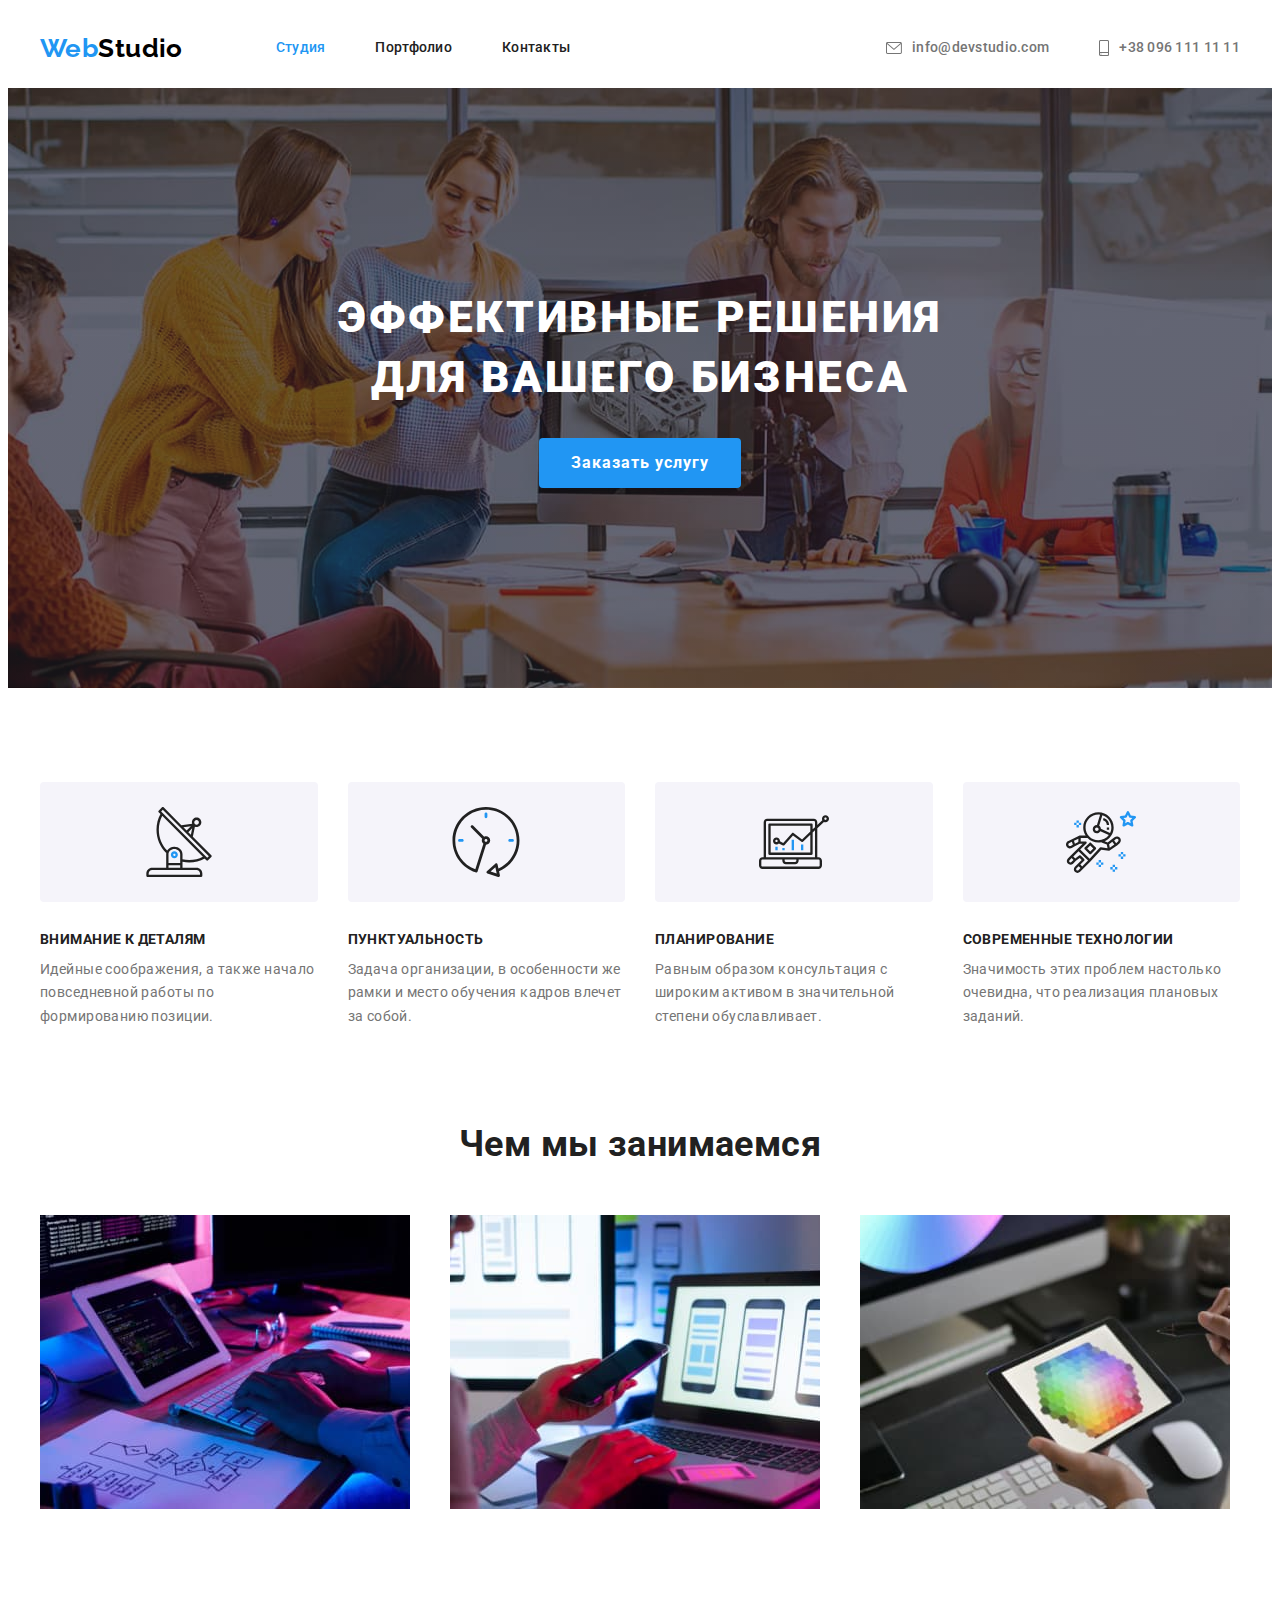
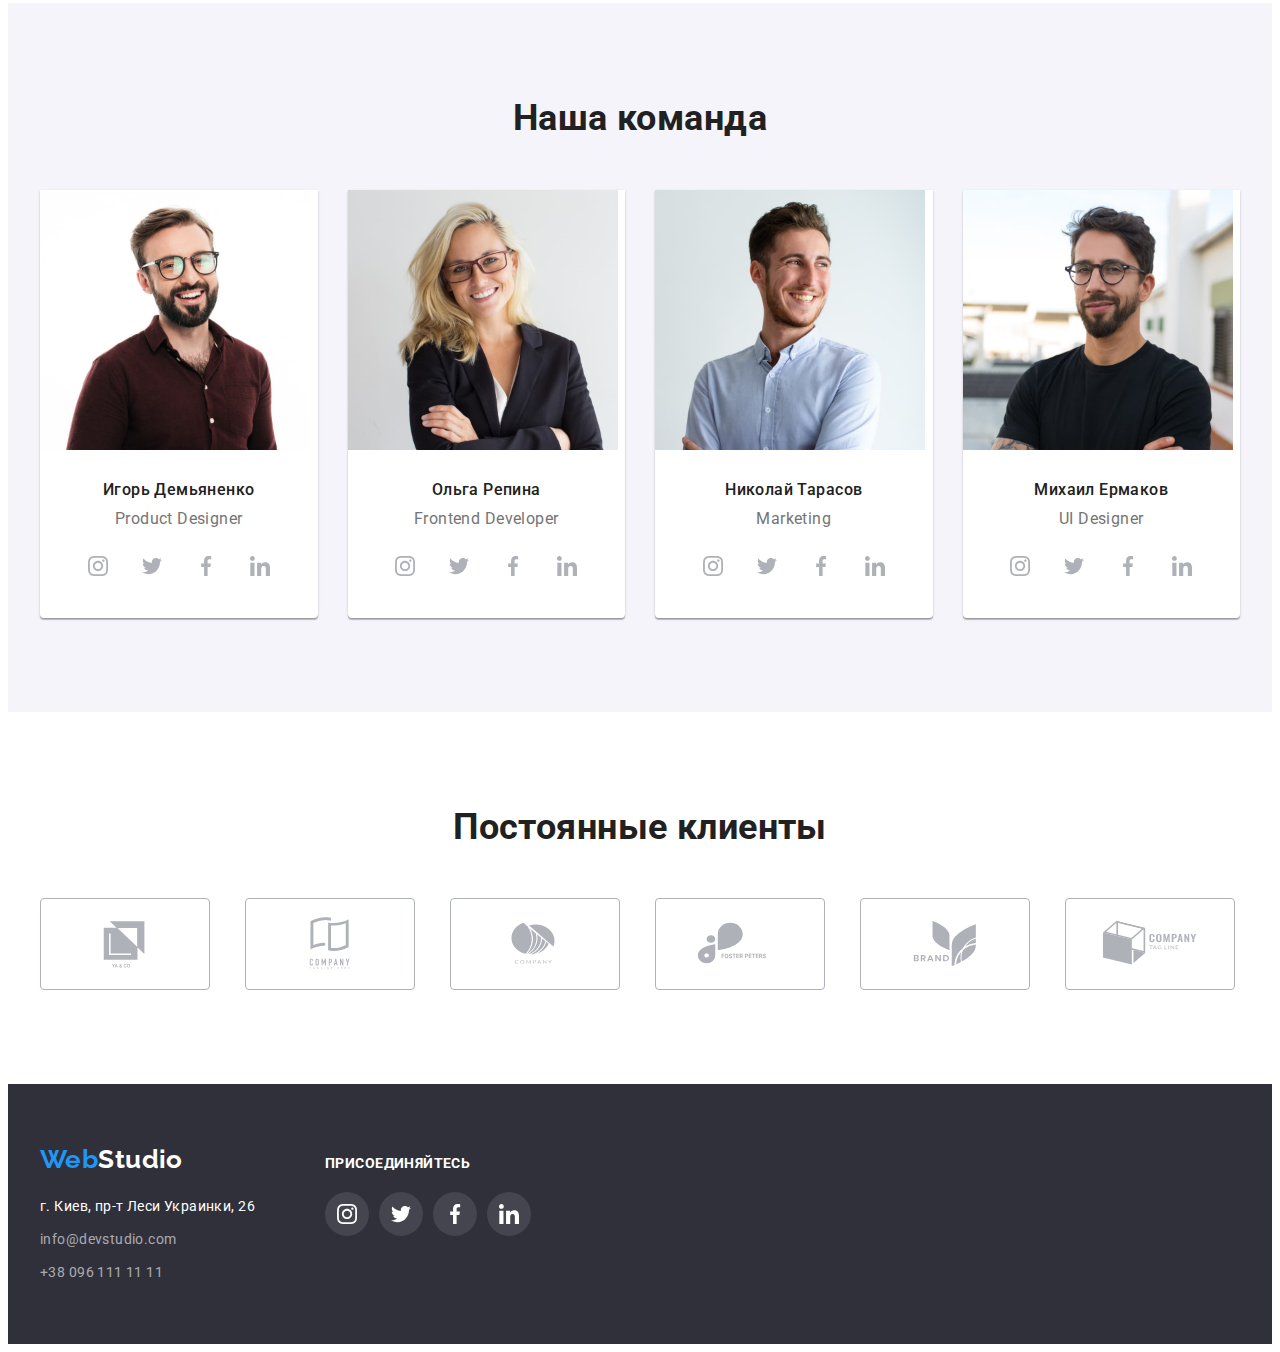
<file: index.html>
<!DOCTYPE html>
<html lang="ru">
<head>
    <meta charset="UTF-8">
    <meta http-equiv="X-UA-Compatible" content="IE=edge">
    <meta name="viewport" content="width=device-width, initial-scale=1.0">
    <title>Document</title>
    <link href="https://fonts.googleapis.com/css2?family=Raleway:wght@700&family=Roboto:wght@400;500;700;900&display=swap"
      rel="stylesheet">
      <link rel="stylesheet" href="https://cdnjs.cloudflare.com/ajax/libs/modern-normalize/1.1.0/modern-normalize.min.css"
        integrity="sha512-wpPYUAdjBVSE4KJnH1VR1HeZfpl1ub8YT/NKx4PuQ5NmX2tKuGu6U/JRp5y+Y8XG2tV+wKQpNHVUX03MfMFn9Q=="
        crossorigin="anonymous" referrerpolicy="no-referrer" />
    <link rel="stylesheet" href="./css/styles.css">
</head>
<body>
  <!-- Шапка сайта-->
  <header>
    <div class="container header-container">
      <nav class="nav-page header-container">
        <a href="" lang="en" class="logo link ">Web<span class="logo-header">Studio</span></a>
        <ul class="nav-list list header-list">
          <li class="header-item"><a href="./index.html" class="link-active link header-link">Студия</a></li>
          <li class="header-item"><a href="./portfolio.html" class="link header-link">Портфолио</a></li>
          <li class="header-item"><a href="" class="link header-link">Контакты</a></li>
        </ul>
      </nav>
      <ul class="contact-list list header-list">
        <li class="contact-item">
          <a href="mailto:info@devstudio.com" class="link header-link">
                      <svg class="contact-icons" width="16px" height="12px">
                        <use href="./images/icons.svg#icon-mail"></use>
                      </svg>
                      info@devstudio.com</a></li>
        <li class="contact-item">
          <a href="tel:+380961111111" class="link header-link">
                      <svg class="contact-icons" width="10px" height="16px">
                        <use href="./images/icons.svg#icon-smartphone"></use>
                      </svg>
                      +38 096 111 11 11</a></li>
      </ul>
      </div>
  </header> 
  <main>
    <!-- Герой -->
  <section class="hero">
    <div class="container">
    <h1 class="hero-title hero-container">
      Эффективные решения для вашего бизнеса
    </h1>
    <button type="button" class="hero-btn">Заказать услугу</button>
    </div>
  </section> 
  <!-- Список преимуществ работы с компанией -->
  <section class="benefits section">
    <div class="container">
    <h2 class="visually-hidden"> Наши преимущества </h2>
    <ul class="card-set list">
      <li class="benefits-items"> 
        <div class="benefits-box">
          <svg class="benefits-icons" width="70" height="70">
            <use href="./images/icons.svg#icon-antenna"></use>
          </svg>
        </div>
        <h3 class="benefits-title">Внимание к деталям</h3>
        <p class="benefits-text">Идейные соображения, а также начало повседневной работы по формированию позиции.</p>
      </li>
      <li class="benefits-items">
        <div class="benefits-box">
          <svg class="benefits-icons" width="70" height="70">
            <use href="./images/icons.svg#icon-clock"></use>
          </svg>
        </div>
        <h3 class="benefits-title">Пунктуальность</h3>
        <p class="benefits-text">Задача организации, в особенности же рамки и место обучения кадров влечет за собой.</p>
      </li>
      <li class="benefits-items">
        <div class="benefits-box">
          <svg class="benefits-icons" width="70" height="70">
            <use href="./images/icons.svg#icon-diagram"></use>
          </svg>
        </div>
        <h3 class="benefits-title">Планирование</h3>
        <p class="benefits-text">Равным образом консультация с широким активом в значительной степени обуславливает.</p>
      </li>
      <li class="benefits-items">
        <div class="benefits-box">
          <svg class="benefits-icons" width="70" height="70">
            <use href="./images/icons.svg#icon-astronaut"></use>
          </svg>
        </div>
        <h3 class="benefits-title">Современные технологии</h3>
        <p class="benefits-text">Значимость этих проблем настолько очевидна, что реализация плановых заданий.</p>
      </li>
    </ul>
    </div>
  </section>
  <!-- Чем мы занимаемся -->
  <section class="work section">
    <div class="container">
    <h2 class="section-title">Чем мы занимаемся</h2>
    <ul class="card-set list">
      <li class="work-items">
          <img src="./images/img-work-1.jpg" alt="Верстка сайтов" width="370" height="294">
      </li>
      <li class="work-items">
          <img src="./images/img-work-2.jpg" alt="Дизайн сайтов" width="370" height="294">
      </li>
        <li class="work-items">
      <img src="./images/img-work-3.jpg" alt="Подборка цветовых решений" width="370" height="294">
      </li>
        </ul>
        </div>
  </section>
    <!-- Наша команда -->
    <section class="team section">
      <div class="container">
      <h2 class="section-title team-title">Наша команда</h2>
      <ul class="card-set list">
        <li class="team-item">
          <img src="./images/img-team-1.jpg" alt="Фото сотрудника Игоря Демьяненко Product Designer" width="270" height="260" class="card">
            <div class="team-box">
            <h3 class="team-name">Игорь Демьяненко</h3>
            <p lang="en" class="team-position">Product Designer</p>
            <ul class="social-list list">
              <li class="social-item">
                <a href="" target="_blank" rel="noopener noreferrer nofollow" class="social-link link">
                  <svg class="social-icon" width="20" height="20">
                    <use href="images/icons.svg#icon-instagram"></use>
                  </svg>
                </a>
              </li>
              <li class="social-item">
                <a href="" target="_blank" rel="noopener noreferrer nofollow" class="social-link link">
                  <svg class="social-icon" width="20" height="20">
                    <use href="images/icons.svg#icon-twitter"></use>
                  </svg>
                </a>
              </li>
              <li class="social-item">
                <a href="" target="_blank" rel="noopener noreferrer nofollow" class="social-link link">
                  <svg class="social-icon" width="20" height="20">
                    <use href="images/icons.svg#icon-facebook"></use>
                  </svg>
                </a>
              </li>
              <li class="social-item">
                <a href="" target="_blank" rel="noopener noreferrer nofollow" class="social-link link">
                  <svg class="social-icon" width="20" height="20">
                    <use href="images/icons.svg#icon-linkedin"></use>
                  </svg>
                </a>
              </li>
            </ul>
            </div>
            </li>
        <li class="team-item">
          <img src="./images/img-team-2.jpg" alt="Фото сотрудника Ольги Репиной Frontend Developer" width="270" height="260" class="card">
          <div class="team-box">
          <h3 class="team-name">Ольга Репина</h3>
          <p lang="en" class="team-position">Frontend Developer</p>
          <ul class="social-list list">
            <li class="social-item">
              <a href="" target="_blank" rel="noopener noreferrer nofollow" class="social-link link">
                <svg class="social-icon" width="20" height="20">
                  <use href="images/icons.svg#icon-instagram"></use>
                </svg>
              </a>
            </li>
            <li class="social-item">
              <a href="" target="_blank" rel="noopener noreferrer nofollow" class="social-link link">
                <svg class="social-icon" width="20" height="20">
                  <use href="images/icons.svg#icon-twitter"></use>
                </svg>
              </a>
            </li>
            <li class="social-item">
              <a href="" target="_blank" rel="noopener noreferrer nofollow" class="social-link link">
                <svg class="social-icon" width="20" height="20">
                  <use href="images/icons.svg#icon-facebook"></use>
                </svg>
              </a>
            </li>
            <li class="social-item">
              <a href="" target="_blank" rel="noopener noreferrer nofollow" class="social-link link">
                <svg class="social-icon" width="20" height="20">
                  <use href="images/icons.svg#icon-linkedin"></use>
                </svg>
              </a>
            </li>
          </ul>
          </div>
        </li>
        <li class="team-item">
          <img src="./images/img-team-3.jpg" alt="Фото сотрудника Николая Тарасова Marketing" width="270" height="260" class="card">
          <div class="team-box">
          <h3 class="team-name">Николай Тарасов</h3>
          <p lang="en" class="team-position">Marketing</p>
          <ul class="social-list list">
            <li class="social-item">
              <a href="" target="_blank" rel="noopener noreferrer nofollow" class="social-link link">
                <svg class="social-icon" width="20" height="20">
                  <use href="images/icons.svg#icon-instagram"></use>
                </svg>
              </a>
            </li>
            <li class="social-item">
              <a href="" target="_blank" rel="noopener noreferrer nofollow" class="social-link link">
                <svg class="social-icon" width="20" height="20">
                  <use href="images/icons.svg#icon-twitter"></use>
                </svg>
              </a>
            </li>
            <li class="social-item">
              <a href="" target="_blank" rel="noopener noreferrer nofollow" class="social-link link">
                <svg class="social-icon" width="20" height="20">
                  <use href="images/icons.svg#icon-facebook"></use>
                </svg>
              </a>
            </li>
            <li class="social-item">
              <a href="" target="_blank" rel="noopener noreferrer nofollow" class="social-link link">
                <svg class="social-icon" width="20" height="20">
                  <use href="images/icons.svg#icon-linkedin"></use>
                </svg>
              </a>
            </li>
          </ul>
          </div>
        </li>
        <li class="team-item">
          <img src="./images/img-team-4.jpg" alt="Фото сотрудника Михаила Ермакова UI Designer" width="270" height="260" class="card">
          <div class="team-box">
          <h3 class="team-name">Михаил Ермаков</h3>
          <p lang="en" class="team-position">UI Designer</p>
          <ul class="social-list list">
          <li class="social-item">
            <a href="" target="_blank" rel="noopener noreferrer nofollow" class="social-link link">
              <svg class="social-icon" width="20" height="20">
                <use href="images/icons.svg#icon-instagram"></use>
              </svg>
            </a>
          </li>
          <li class="social-item">
            <a href="" target="_blank" rel="noopener noreferrer nofollow" class="social-link link">
              <svg class="social-icon" width="20" height="20">
                <use href="images/icons.svg#icon-twitter"></use>
              </svg>
            </a>
          </li>
          <li class="social-item">
            <a href="" target="_blank" rel="noopener noreferrer nofollow" class="social-link link">
              <svg class="social-icon" width="20" height="20">
                <use href="images/icons.svg#icon-facebook"></use>
              </svg>
            </a>
          </li>
          <li class="social-item">
            <a href="" target="_blank" rel="noopener noreferrer nofollow" class="social-link link">
              <svg class="social-icon" width="20" height="20">
                <use href="images/icons.svg#icon-linkedin"></use>
              </svg>
            </a>
          </li>
        </ul>
          </div>
        </li>
      </ul>
      </div>
    </section>
    </main>
    <!-- Постоянные клиенты -->
    <section class="clients section">
      <div class="container">
        <h2 class="section-title">Постоянные клиенты</h2>
        <ul class="card-set list">
          <li class="clients-items">
            <a href=""  target="_blank" rel="noopener noreferrer nofollow" class="clients-link link">
              <svg class="clients-icons" width="106" height="60">
                <use href="images/icons.svg#icon-Logo-1"></use>
              </svg>
            </a>
          </li>
          <li class="clients-items">
            <a href=""  target="_blank" rel="noopener noreferrer nofollow" class="clients-link link">
              <svg class="clients-icons" width="106" height="60">
                <use href="images/icons.svg#icon-Logo-2"></use>
              </svg>
            </a>
          </li>
          <li class="clients-items">
            <a href=""  target="_blank" rel="noopener noreferrer nofollow" class="clients-link link">
              <svg class="clients-icons" width="106" height="60">
                <use href="images/icons.svg#icon-Logo-3"></use>
              </svg>
            </a>
          </li>
          <li class="clients-items">
            <a href=""  target="_blank" rel="noopener noreferrer nofollow" class="clients-link link">
              <svg class="clients-icons" width="106" height="60">
                <use href="images/icons.svg#icon-Logo-4"></use>
              </svg>
            </a>
          </li>
          <li class="clients-items">
            <a href=""  target="_blank" rel="noopener noreferrer nofollow" class="clients-link link">
              <svg class="clients-icons" width="106" height="60">
                <use href="images/icons.svg#icon-Logo-5"></use>
              </svg>
            </a>
          </li>
          <li class="clients-items">
            <a href=""  target="_blank" rel="noopener noreferrer nofollow" class="clients-link link">
              <svg class="clients-icons" width="106" height="60">
                <use href="images/icons.svg#icon-Logo-6"></use>
              </svg>
            </a>
          </li>
        </ul>
      </div>
    </section>
    <!-- Футер -->
    <footer class="basement basement-section">
      <div class="container basement-container"> 
        <div class="basement-contacts">
      <a href="" lang="en" class="logo link">Web<span class="logo-footer">Studio</span></a>
      <address class="basement-address">
        <ul class="basement-list list">
          <li class="basement-items"><a href="https://goo.gl/maps/84MK3g47taFm8UyFA" target="_blank" rel="noopener noreferrer nofollow"
              class="basement-link link white"> г. Киев, пр-т Леси Украинки, 26 </a></li>
          <li class="basement-items"><a href="mailto:info@devstudio.com" class="basement-link link">info@devstudio.com</a></li>
          <li class="basement-items"><a href="tel:+380961111111" class="basement-link link">+38 096 111 11 11</a></li>
        </ul>
      </address>
      </div>
      <div class="basement-join-section">
      <h2 class="basement-social-title">присоединяйтесь</h2>
            <ul class="social-list list">
              <li class="social-item">
                <a href=""  target="_blank" rel="noopener noreferrer nofollow" class="social-link link">
                  <svg class="social-icon" width="20" height="20">
                    <use href="images/icons.svg#icon-instagram"></use>
                  </svg>
                </a>
              </li>
              <li class="social-item">
                <a href=""  target="_blank" rel="noopener noreferrer nofollow" class="social-link link">
                  <svg class="social-icon" width="20" height="20">
                    <use href="images/icons.svg#icon-twitter"></use>
                  </svg>
                </a>
              </li>
              <li class="social-item">
                <a href=""  target="_blank" rel="noopener noreferrer nofollow" class="social-link link">
                  <svg class="social-icon" width="20" height="20">
                    <use href="images/icons.svg#icon-facebook"></use>
                  </svg>
                </a>
              </li>
              <li class="social-item">
                <a href=""  target="_blank" rel="noopener noreferrer nofollow" class="social-link link">
                  <svg class="social-icon" width="20" height="20">
                    <use href="images/icons.svg#icon-linkedin"></use>
                  </svg>
                </a>
              </li>
            </ul>
            </div>
      </div>
    </footer>
</body>
</html>
</file>
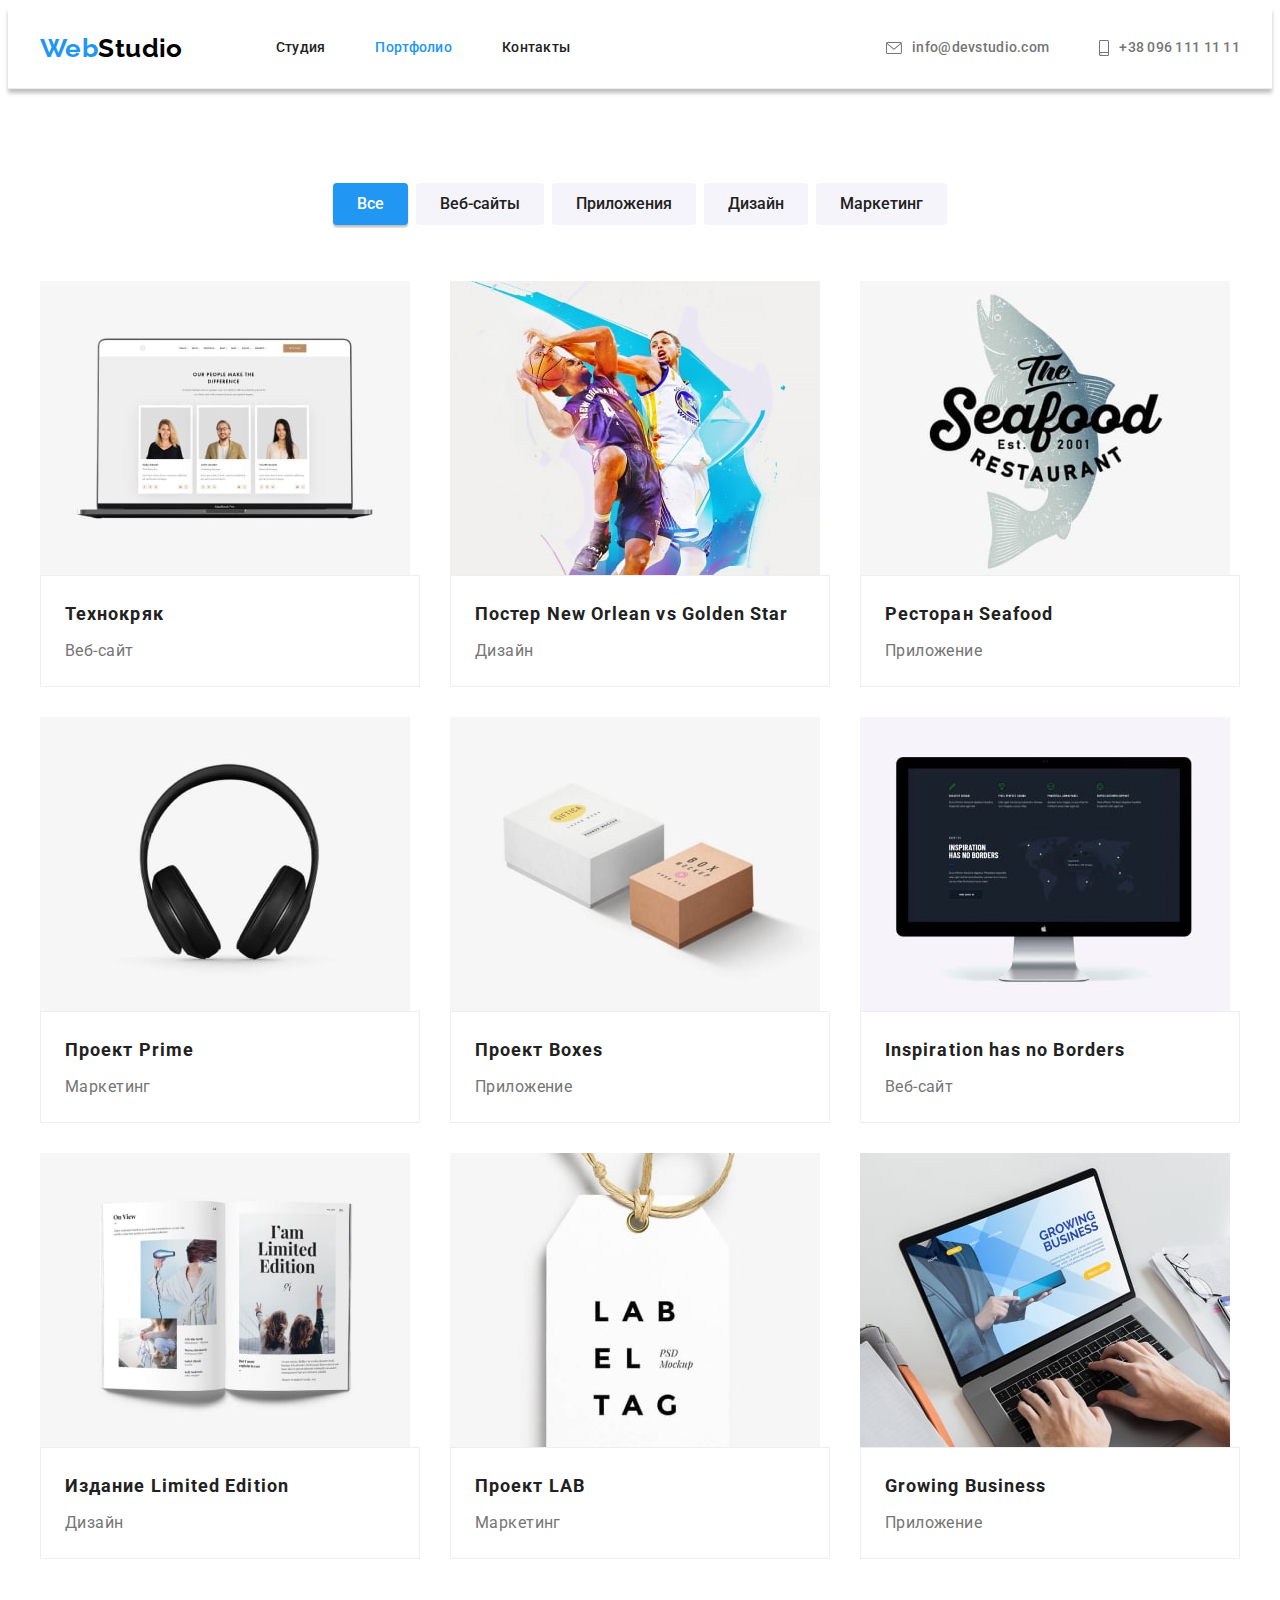
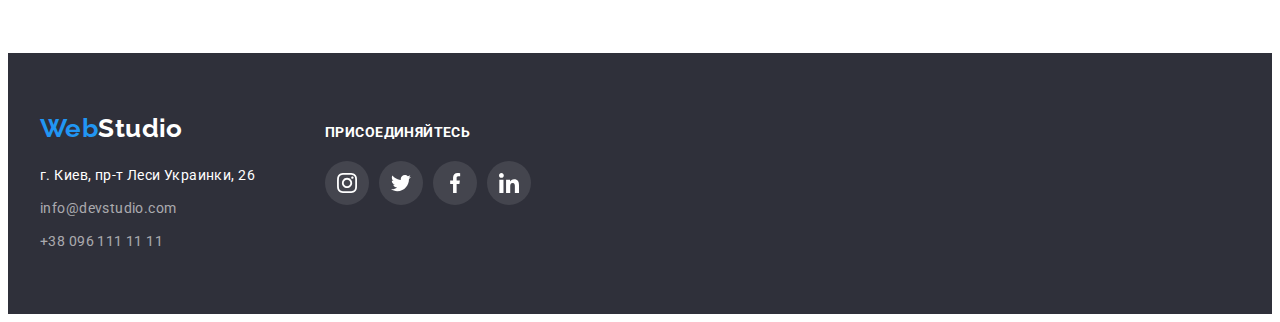
<file: portfolio.html>
<!DOCTYPE html>
<html lang="en">
<head>
    <meta charset="UTF-8">
    <meta http-equiv="X-UA-Compatible" content="IE=edge">
    <meta name="viewport" content="width=device-width, initial-scale=1.0">
    <title>Document</title>
    <link href="https://fonts.googleapis.com/css2?family=Raleway:wght@700&family=Roboto:wght@400;500;700;900&display=swap"
        rel="stylesheet">
        <link rel="stylesheet" href="https://cdnjs.cloudflare.com/ajax/libs/modern-normalize/1.1.0/modern-normalize.min.css"
            integrity="sha512-wpPYUAdjBVSE4KJnH1VR1HeZfpl1ub8YT/NKx4PuQ5NmX2tKuGu6U/JRp5y+Y8XG2tV+wKQpNHVUX03MfMFn9Q=="
            crossorigin="anonymous" referrerpolicy="no-referrer" />
    <link rel="stylesheet" href="./css/styles.css">
</head>
<body>
    <!-- Шапка сайта-->
<header class="border-line">
    <div class="container header-container">
        <nav class="nav-page header-container">
            <a href="" lang="en" class="logo link ">Web<span class="logo-header">Studio</span></a>
            <ul class="nav-list list header-list">
                <li class="header-item"><a href="./index.html" class="link header-link">Студия</a></li>
                <li class="header-item"><a href="./portfolio.html" class="link-active link header-link">Портфолио</a></li>
                <li class="header-item"><a href="" class="link header-link">Контакты</a></li>
            </ul>
        </nav>
    <ul class="contact-list list header-list">
        <li class="contact-item">
            <a href="mailto:info@devstudio.com" class="link header-link">
                <svg class="contact-icons" width="16px" height="12px">
                    <use href="./images/icons.svg#icon-mail"></use>
                </svg>
                info@devstudio.com</a>
        </li>
        <li class="contact-item">
            <a href="tel:+380961111111" class="link header-link">
                <svg class="contact-icons" width="10px" height="16px">
                    <use href="./images/icons.svg#icon-smartphone"></use>
                </svg>
                +38 096 111 11 11</a>
        </li>
    </ul>
    </div>
</header>
<main>
    <section class="section">
    <!-- Наши работы -->
    <h1 class="visually-hidden"> Наши работы </h1>
    <div class="container">
    <ul class="filter-list list">
        <li class="button-item"><button type="button" class="filter-btn active"> Все </button></li>
        <li class="button-item"><button type="button" class="filter-btn"> Веб-сайты </button></li>
        <li class="button-item"><button type="button" class="filter-btn"> Приложения </button></li>
        <li class="button-item"><button type="button" class="filter-btn"> Дизайн </button></li>
        <li class="button-item"><button type="button" class="filter-btn"> Маркетинг </button></li>
    </ul>
    <ul class="card-set list">
        <li class="portfolio-item">
        <a href="" target="_blank" rel="noopener noreferrer nofollow"
                class="portfolio-link link">
            <img src="./images/img-portfolio-technocrack-min.jpg" alt="Технокряк" width="370" height="294">
        <div class="portfolio-border">
            <h2 class="portfolio-title">Технокряк</h2>
        <p class="portfolio-category">Веб-сайт</p>
        </div>
        </a>
        </li>
        <li class="portfolio-item">
            <a href="" target="_blank" rel="noopener noreferrer nofollow" class="portfolio-link link">
                <img src="./images/img-portfolio-new-orlean-min.jpg" alt="Постер New Orlean vs Golden Star" width="370" height="294">
            <div class="portfolio-border">
                <h2 class="portfolio-title">Постер New Orlean vs Golden Star</h2>
                <p class="portfolio-category">Дизайн</p>
            </div>
        
        </a>
        </li>
        <li class="portfolio-item">
            <a href="" target="_blank" rel="noopener noreferrer nofollow" class="portfolio-link link">
                <img src="./images/img-portfolio-seafood-min.jpg" alt="Ресторан Seafood" width="370" height="294">
                <div class="portfolio-border">
                <h2 class="portfolio-title">Ресторан Seafood</h2>
                <p class="portfolio-category">Приложение</p>
                </div>
        
        </a>
        </li>
        <li class="portfolio-item">
            <a href="" target="_blank" rel="noopener noreferrer nofollow" class="portfolio-link link">
            <img src="./images/img-portfolio-prime-min.jpg" alt="Проект Prime" width="370" height="294">
            <div class="portfolio-border">
        <h2 class="portfolio-title">Проект Prime</h2>
        <p class="portfolio-category">Маркетинг</p>
            </div>
        </a>
        </li>
        <li class="portfolio-item">
            <a href="" target="_blank" rel="noopener noreferrer nofollow" class="portfolio-link link">
            <img src="./images/img-portfolio-boxes-min.jpg" alt="Проект Boxes" width="370" height="294">
            <div class="portfolio-border">
        <h2 class="portfolio-title">Проект Boxes</h2>
        <p class="portfolio-category">Приложение</p>
            </div>
        </a>
        </li>
        <li class="portfolio-item">
            <a href="" target="_blank" rel="noopener noreferrer nofollow" class="portfolio-link link">
            <img src="./images/img-portfolio-inspiration-min.jpg" alt="Inspiration has no Borders" width="370" height="294">
            <div class="portfolio-border">
            <h2 class="portfolio-title">Inspiration has no Borders</h2>
            <p class="portfolio-category">Веб-сайт</p>
            </div>
        </a>
        </li>
        <li class="portfolio-item">
            <a href="" target="_blank" rel="noopener noreferrer nofollow" class="portfolio-link link">
            <img src="./images/img-portfolio-limited-edition-min.jpg" alt="Издание Limited Edition" width="370" height="294">
            <div class="portfolio-border">
        <h2 class="portfolio-title">Издание Limited Edition</h2>
        <p class="portfolio-category">Дизайн</p>    
            </div>
        </a>
        </li>
        <li class="portfolio-item">
            <a href="" target="_blank" rel="noopener noreferrer nofollow" class="portfolio-link link">
            <img src="./images/img-portfolio-lab-min.jpg" alt="Проект LAB" width="370" height="294">
            <div class="portfolio-border">
        <h2 class="portfolio-title">Проект LAB</h2>
        <p class="portfolio-category">Маркетинг</p>                
            </div>
        </a>
        </li>
        <li class="portfolio-item">
            <a href="" target="_blank" rel="noopener noreferrer nofollow" class="portfolio-link link">
            <img src="./images/img-portfolio-growing-business-min.jpg" alt="Growing Business" width="370" height="294">
            <div class="portfolio-border">
        <h2 class="portfolio-title">Growing Business</h2>
        <p class="portfolio-category">Приложение</p>                
            </div>
        </a>
        </li>
    </ul>
    </div>
</section>
</main>
    <!-- Футер -->
    <footer class="basement basement-section">
        <div class="container basement-container">
            <div class="basement-contacts">
                <a href="" lang="en" class="logo link">Web<span class="logo-footer">Studio</span></a>
                <address class="basement-address">
                    <ul class="basement-list list">
                        <li class="basement-items"><a href="https://goo.gl/maps/84MK3g47taFm8UyFA" target="_blank"
                                rel="noopener noreferrer nofollow" class="basement-link link white"> г. Киев, пр-т Леси
                                Украинки, 26 </a></li>
                        <li class="basement-items"><a href="mailto:info@devstudio.com"
                                class="basement-link link">info@devstudio.com</a></li>
                        <li class="basement-items"><a href="tel:+380961111111" class="basement-link link">+38 096 111 11
                                11</a></li>
                    </ul>
                </address>
            </div>
            <div class="basement-join-section">
                <h2 class="basement-social-title">присоединяйтесь</h2>
                <ul class="social-list list">
                    <li class="social-item">
                        <a href="" target="_blank" rel="noopener noreferrer nofollow" class="social-link link">
                            <svg class="social-icon" width="20" height="20">
                                <use href="images/icons.svg#icon-instagram"></use>
                            </svg>
                        </a>
                    </li>
                    <li class="social-item">
                        <a href="" target="_blank" rel="noopener noreferrer nofollow" class="social-link link">
                            <svg class="social-icon" width="20" height="20">
                                <use href="images/icons.svg#icon-twitter"></use>
                            </svg>
                        </a>
                    </li>
                    <li class="social-item">
                        <a href="" target="_blank" rel="noopener noreferrer nofollow" class="social-link link">
                            <svg class="social-icon" width="20" height="20">
                                <use href="images/icons.svg#icon-facebook"></use>
                            </svg>
                        </a>
                    </li>
                    <li class="social-item">
                        <a href="" target="_blank" rel="noopener noreferrer nofollow" class="social-link link">
                            <svg class="social-icon" width="20" height="20">
                                <use href="images/icons.svg#icon-linkedin"></use>
                            </svg>
                        </a>
                    </li>
                </ul>
            </div>
        </div>
    </footer>
</body>
</html>
</file>
<file: css/styles.css>
/* цвета страницы
акцент #2196F3
черный #000000
белый #FFFFFF
заголовки #212121
основной цвет текста #757575
*/
:root {
  --accent-color: #2196f3;
  --logo-color: #000000;
  --title-text-color: #212121;
  --primary-text-color: #757575;
  --hero-white-color: #ffffff;
  --background-color-style: #2f303a;
  --btn-background-color: #f5f4fa;
  --icons-main-color: #afb1b8;
}
/* ----------reset------------ */
h1,
h2,
h3,
h4,
h5,
h6,
p {
  margin: 0;
}
ul {
  margin: 0;
  padding-left: 0;
}

/* ---------------------------- */

body {
  color: var(--primary-text-color);
  font-family: "Roboto", sans-serif;
  font-size: 14px;
  line-height: 1.71;
  letter-spacing: 0.03em;
}
.link {
  text-decoration: none;
  color: inherit;
}
.list {
  list-style: none;
}
img {
  display: block;
  max-width: 100%;
}
/* ---------container------------ */
.container {
  width: 1200px;
  padding-left: 15px;
  padding-right: 15px;
  margin: 0 auto;
}
.header-container {
  display: flex;
  align-items: center;
}
.border-line {
  border-bottom: 1px solid #ececec;
  box-shadow: 0px 4px 4px rgba(0, 0, 0, 0.25);
}
.header-list {
  display: flex;
  margin-left: auto;
}
.header-item:not(:last-child),
.contact-item:not(:last-child) {
  margin-right: 50px;
}
.section {
  padding-top: 94px;
  padding-bottom: 94px;
}

/* ------LOGO-------- */
.logo {
  display: block;
  color: var(--accent-color);
  font-family: "Raleway", sans-serif;
  font-weight: 700;
  font-size: 26px;
  line-height: 1.19;
}
.nav-page .logo {
  margin-right: 93px;
}
.logo-header {
  color: var(--logo-color);
}
.logo-footer {
  color: var(--hero-white-color);
}
/* --------HEADER-LINKS----------- */

.nav-list {
  color: var(--title-text-color);
}
.header-link {
  display: flex;
  align-items: center;
  padding-top: 32px;
  padding-bottom: 32px;
  font-weight: 500;
  line-height: 1.14;
  letter-spacing: 0.02em;
}
.header-link:hover,
.header-link:focus,
.link-active {
  color: var(--accent-color);
}
.contact-item {
  display: flex;
  align-items: center;
}
.contact-icons {
  margin-right: 10px;
  fill: currentColor;
}
/* ---------HERO----------- */
.hero {
  background-color: var(--background-color-style);
  background-image: linear-gradient(
      rgba(47, 48, 58, 0.4),
      rgba(47, 48, 58, 0.4)
    ),
    url(../images/hero-bg.jpg);
  background-repeat: no-repeat;
  background-position: center;
  background-size: cover, auto;
  /* max-width: 1600px;
  margin: 0 auto; */
  text-align: center;
  padding-top: 200px;
  padding-bottom: 200px;
}
.hero-container {
  display: block;
  max-width: 696px;
  margin-right: auto;
  margin-left: auto;
  margin-bottom: 30px;
}
.hero-title {
  color: var(--hero-white-color);
  font-weight: 900;
  font-size: 44px;
  line-height: 1.36;
  letter-spacing: 0.06em;
  text-transform: uppercase;
}
.hero-btn {
  font-family: inherit;
  color: var(--hero-white-color);
  background-color: var(--accent-color);
  font-weight: 700;
  font-size: 16px;
  line-height: 1.87;
  align-items: center;
  letter-spacing: 0.06em;
  cursor: pointer;
  border: none;
  box-shadow: 0px 4px 4px rgba(0, 0, 0, 0.15);
  border-radius: 4px;
  padding: 10px 32px;
}
.hero-btn:hover,
.hero-btn:focus {
  background-color: #188ce8;
}
/* ------------BENEFITS---------- */
.visually-hidden {
  position: absolute;
  width: 1px;
  height: 1px;
  margin: -1px;
  padding: 0;
  overflow: hidden;
  border: 0;
  clip: rect(0 0 0 0);
}
.card-set {
  display: flex;
  flex-wrap: wrap;
  margin-left: -30px;
  margin-top: -30px;
}

.benefits-title {
  margin-bottom: 10px;
  color: var(--title-text-color);
  font-weight: 700;
  font-size: 14px;
  line-height: 1.14;
  text-transform: uppercase;
}
.benefits-items {
  width: calc(100% / 4 - 30px);
  margin-left: 30px;
  margin-top: 30px;
}
.benefits-box {
  background-color: #f5f4fa;
  display: flex;
  align-items: center;
  justify-content: center;
  margin-bottom: 30px;
  padding: 25px 100px;
  border-radius: 4px;
}

/* ---------TEAM---------- */
.section-title {
  margin-bottom: 50px;
  color: var(--title-text-color);
  font-weight: 700;
  font-size: 36px;
  line-height: 1.17;
  text-align: center;
}
.team {
  background-color: #f5f4fa;
}
.team-position,
.team-name {
  font-size: 16px;
  line-height: 1.19;
  text-align: center;
}
.team-name {
  margin-bottom: 10px;
  color: var(--title-text-color);
  font-weight: 500;
}
.team-position {
  margin-bottom: 16px;
}
.team-box {
  padding: 30px 24px;
}
.social-list {
  display: flex;
  justify-content: center;
}
.social-link {
  width: 44px;
  height: 44px;
  border-radius: 50%;
  display: flex;
  justify-content: center;
  align-items: center;
}
.team .social-link {
  background-color: #ffffff;
  color: var(--icons-main-color);
}
.social-icon {
  fill: currentColor;
}
.social-item + .social-item {
  margin-left: 10px;
}
/* ---------WORK---------- */
.work {
  padding-top: 0px;
}
.work-list {
  display: flex;
  flex-wrap: wrap;
  margin-right: -30px;
}
.work-items {
  width: calc(100% / 3 - 30px);
  margin-left: 30px;
  margin-top: 30px;
}
.team-list {
  display: flex;
  flex-wrap: wrap;
  margin-right: -30px;
}
.team-item {
  width: calc(100% / 4 - 30px);
  margin-left: 30px;
  margin-top: 30px;
  background-color: #ffffff;
  box-shadow: 0px 1px 3px rgba(0, 0, 0, 0.12), 0px 1px 1px rgba(0, 0, 0, 0.14),
    0px 2px 1px rgba(0, 0, 0, 0.2);
  border-radius: 0px 0px 4px 4px;
}

/* --------------CLIENTS------------ */
.clients-link {
  width: 170px;
  height: 92px;
  border: 1px solid #afb1b8;
  box-sizing: border-box;
  border-radius: 4px;
  display: flex;
  justify-content: center;
  align-items: center;
  color: var(--icons-main-color);
}
.clients-items {
  width: calc(100% / 6 - 30px);
  margin-left: 30px;
  margin-top: 30px;
}
.clients-icons {
  fill: currentColor;
}
.clients-link:hover,
.clients-link:focus {
  color: var(--accent-color);
  border-color: var(--accent-color);
}
/* --------------BASEMENT----------- */

.basement-address {
  font-style: normal;
}
.basement-link {
  color: rgba(255, 255, 255, 0.6);
}
.basement-link.white {
  color: var(--hero-white-color);
}
.basement-link:hover,
.basement-link:focus {
  color: var(--accent-color);
}
.basement-section {
  padding-bottom: 60px;
  padding-top: 60px;
  background-color: var(--background-color-style);
}
.basement .logo {
  margin-bottom: 20px;
}
.basement-items:not(:last-child) {
  margin-bottom: 9px;
}
.basement-container {
  display: flex;
  align-items: baseline;
}
.basement-contacts {
  margin-right: 70px;
}
.basement-social-title {
  font-size: 14px;
  line-height: 1.14;
  letter-spacing: 0.03em;
  text-transform: uppercase;
  margin-bottom: 20px;
  color: var(--hero-white-color);
}

.basement .social-link {
  background-color: rgba(255, 255, 255, 0.1);
  color: var(--hero-white-color);
}

.social-link:hover,
.social-link:focus {
  background-color: var(--accent-color);
  color: var(--hero-white-color);
}
/* ---------------FILTER-PORTFOLIO---------- */
.filter-btn {
  border-radius: 4px;
  border-color: transparent;
  padding: 6px 22px;
  font-family: inherit;
  color: var(--title-text-color);
  background-color: var(--btn-background-color);
  font-weight: 500;
  font-size: 16px;
  line-height: 1.63;
  cursor: pointer;
}
.filter-btn:focus,
.filter-btn:hover,
.active {
  color: var(--hero-white-color);
  background-color: var(--accent-color);
  box-shadow: 0px 3px 1px rgba(0, 0, 0, 0.1), 0px 1px 2px rgba(0, 0, 0, 0.08),
    0px 2px 2px rgba(0, 0, 0, 0.12);
}
.filter-list {
  margin-bottom: 56px;
  display: flex;
  justify-content: center;
}
.button-item:not(:last-child) {
  margin-right: 8px;
}
.portfolio-item {
  width: calc(100% / 3 - 30px);
  margin-left: 30px;
  margin-top: 30px;
}
.portfolio-border {
  border: 1px solid #eeeeee;
  padding: 20px 24px;
}

.portfolio-title {
  color: var(--title-text-color);
  font-weight: 700;
  font-size: 18px;
  line-height: 2;
  letter-spacing: 0.06em;
  margin-bottom: 4px;
}
.portfolio-category {
  font-size: 16px;
  line-height: 1.88;
}
.portfolio-link {
  display: flex;
  flex-direction: column;
}
.portfolio-link:hover,
.portfolio-link:focus {
  box-shadow: 0px 1px 1px rgba(0, 0, 0, 0.12), 0px 4px 4px rgba(0, 0, 0, 0.06),
    1px 4px 6px rgba(0, 0, 0, 0.16);
}
</file>
